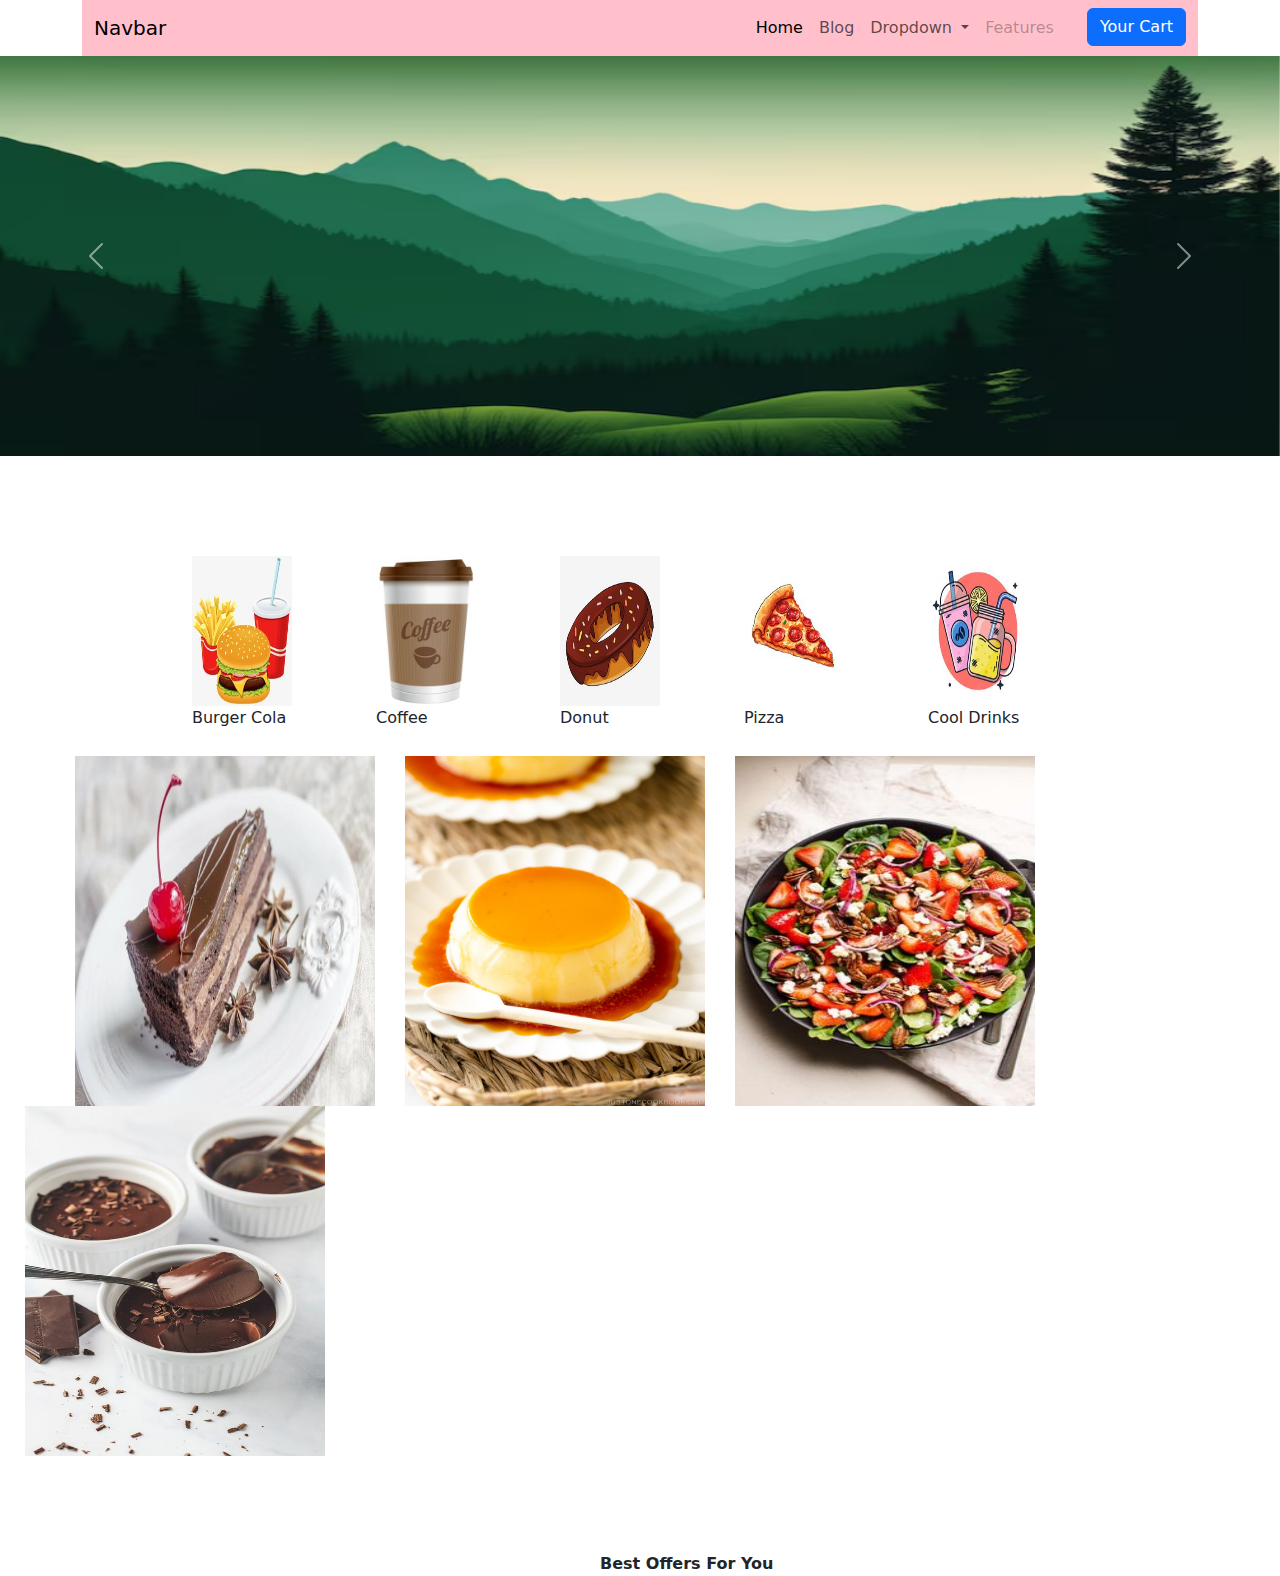
<file: images/bootsrap img - Copy/index.html>
<!DOCTYPE html>
<html lang="en">

<head>
    <meta charset="UTF-8">
    <meta name="viewport" content="width=device-width, initial-scale=1.0">
    <title>Document</title>
    <link href="https://cdn.jsdelivr.net/npm/bootstrap@5.3.3/dist/css/bootstrap.min.css" rel="stylesheet"
    integrity="sha384-QWTKZyjpPEjISv5WaRU9OFeRpok6YctnYmDr5pNlyT2bRjXh0JMhjY6hW+ALEwIH" crossorigin="anonymous">
    <style>
      .container1{
       
        /* width:900px ; */
        margin: 100px;
      }
      .row div{
        height: 100px;
        justify-content: center;
      }
      .imagenew{
        display: flex;
        flex-wrap: wrap;
      }
      

      

    </style>


</head>

<body>
    <div class="container">
    <nav style="background-color: pink;" class="navbar navbar-expand-lg ">
        <div class="container-fluid ">
          <a class="navbar-brand" href="#">Navbar</a>
          <button class="navbar-toggler" type="button" data-bs-toggle="collapse" data-bs-target="#navbarSupportedContent" aria-controls="navbarSupportedContent" aria-expanded="false" aria-label="Toggle navigation">
            <span class="navbar-toggler-icon"></span>
          </button>
          <div class="collapse navbar-collapse justify-content-end" id="navbarSupportedContent">
            <ul class="navbar-nav ">
              <li class="nav-item">
                <a class="nav-link active" aria-current="page" href="#">Home</a>
              </li>
              <li class="nav-item">
                <a class="nav-link" href="#">Blog</a>
              </li>
              <li class="nav-item dropdown">
                <a class="nav-link dropdown-toggle" href="#" role="button" data-bs-toggle="dropdown" aria-expanded="false">
                  Dropdown
                </a>
                <ul class="dropdown-menu">
                  <li><a class="dropdown-item" href="#">Contact Us</a></li>
                  <li><a class="dropdown-item" href="#">Mail</a></li>
                  <li><hr class="dropdown-divider"></li>
                  <li><a class="dropdown-item" href="#">Shop</a></li>
                </ul>
              </li>
              <li class="nav-item">
                <a class="nav-link disabled" aria-disabled="true">Features</a>
              </li>
              <li class="nav-item">
                <button style="margin-left: 25px;" class="btn btn-primary  ">Your Cart</button>

              </li>
            </ul>
          </div>
        </div>
      </nav>
</div>


<section>
    <div id="carouselExampleFade" class="carousel slide carousel-fade">
        <div class="carousel-inner">
          <div class="carousel-item active">
            <img style="height: 400px;width: 300px;" src="./illustration-dark-green-silhouette-valley-view-forest-trees-mountains-peak_938529-1500.avif" class="d-block w-100" alt="...">
          </div>
          <div class="carousel-item">
            <img style="height: 400px;width: 300px;" src="./tree.avif" class="d-block w-100" alt="...">
          </div>
          <div class="carousel-item">
            <img style="height: 400px;width: 300px;" src="./240_F_753761894_Y9IGghFVyi0IRm1g7siXLtFCbw0df7Cq.jpg" class="d-block w-100" alt="...">
          </div>
        </div>
        <button class="carousel-control-prev" type="button" data-bs-target="#carouselExampleFade" data-bs-slide="prev">
          <span class="carousel-control-prev-icon" aria-hidden="true"></span>
          <span class="visually-hidden">Previous</span>
        </button>
        <button class="carousel-control-next" type="button" data-bs-target="#carouselExampleFade" data-bs-slide="next">
          <span class="carousel-control-next-icon" aria-hidden="true"></span>
          <span class="visually-hidden">Next</span>
        </button>
      </div>
</section>

  <div class="container1">
    <div class="row justify-content-center">
      <div class="col-lg-2">
        <img style="height: 150px;width: 100px;" src="./burgercola.jpg" alt="" srcset="">
        <p>Burger Cola</p>
      </div>
      <div class="col-lg-2">
        <img style="height: 150px;width: 100px;" src="./coffee.jpg" alt="">
        <p>Coffee</p> </div>

      <div class="col-lg-2">
        <img style="height: 150px;width: 100px;" src="./donut.jpg" alt="">
        <p>Donut</p>
      </div>
      <div class="col-lg-2">
        <img style="height: 150px;width: 100px;" src="./pizzzzzz.jpg" alt="">
        <p>Pizza</p>
      </div>

     <div class="col-lg-2">
      <img style="height: 150px;width: 100px;" src="./colddrnk.jpg" alt="">
       <p>Cool Drinks</p>
     </div>
     <br>
     <br>
     <br>
     <br>
     
    
    </div>
  </div>

  <div class="imagenew">
    <div>
      <img style="height: 350px; width: 300px;margin-left: 75px;" src="./cakeeeeeeee.jpg" alt="">
      <img style="height: 350px;width: 300px;margin-left: 25px;" src="./pudd - Copy.jpg" alt="">
      <img style="height: 350px ;width: 300px; margin-left: 25px;" src="./salaaaaaad.jpg" alt="">
      <img style="height: 350px;width: 300px ;margin-left: 25px;" src="./pudding2.jpg" alt="">
    </div>

  </div>
  <br>
  <br>
<br>
  <br>
  <div style=" margin-left: 600px;">
 <b> Best Offers For You</b> 

  </div>

  





 
    
 
 






    <script src="https://cdn.jsdelivr.net/npm/bootstrap@5.3.3/dist/js/bootstrap.bundle.min.js"
        integrity="sha384-YvpcrYf0tY3lHB60NNkmXc5s9fDVZLESaAA55NDzOxhy9GkcIdslK1eN7N6jIeHz"
        crossorigin="anonymous"></script>

</body>

</html>
</file>
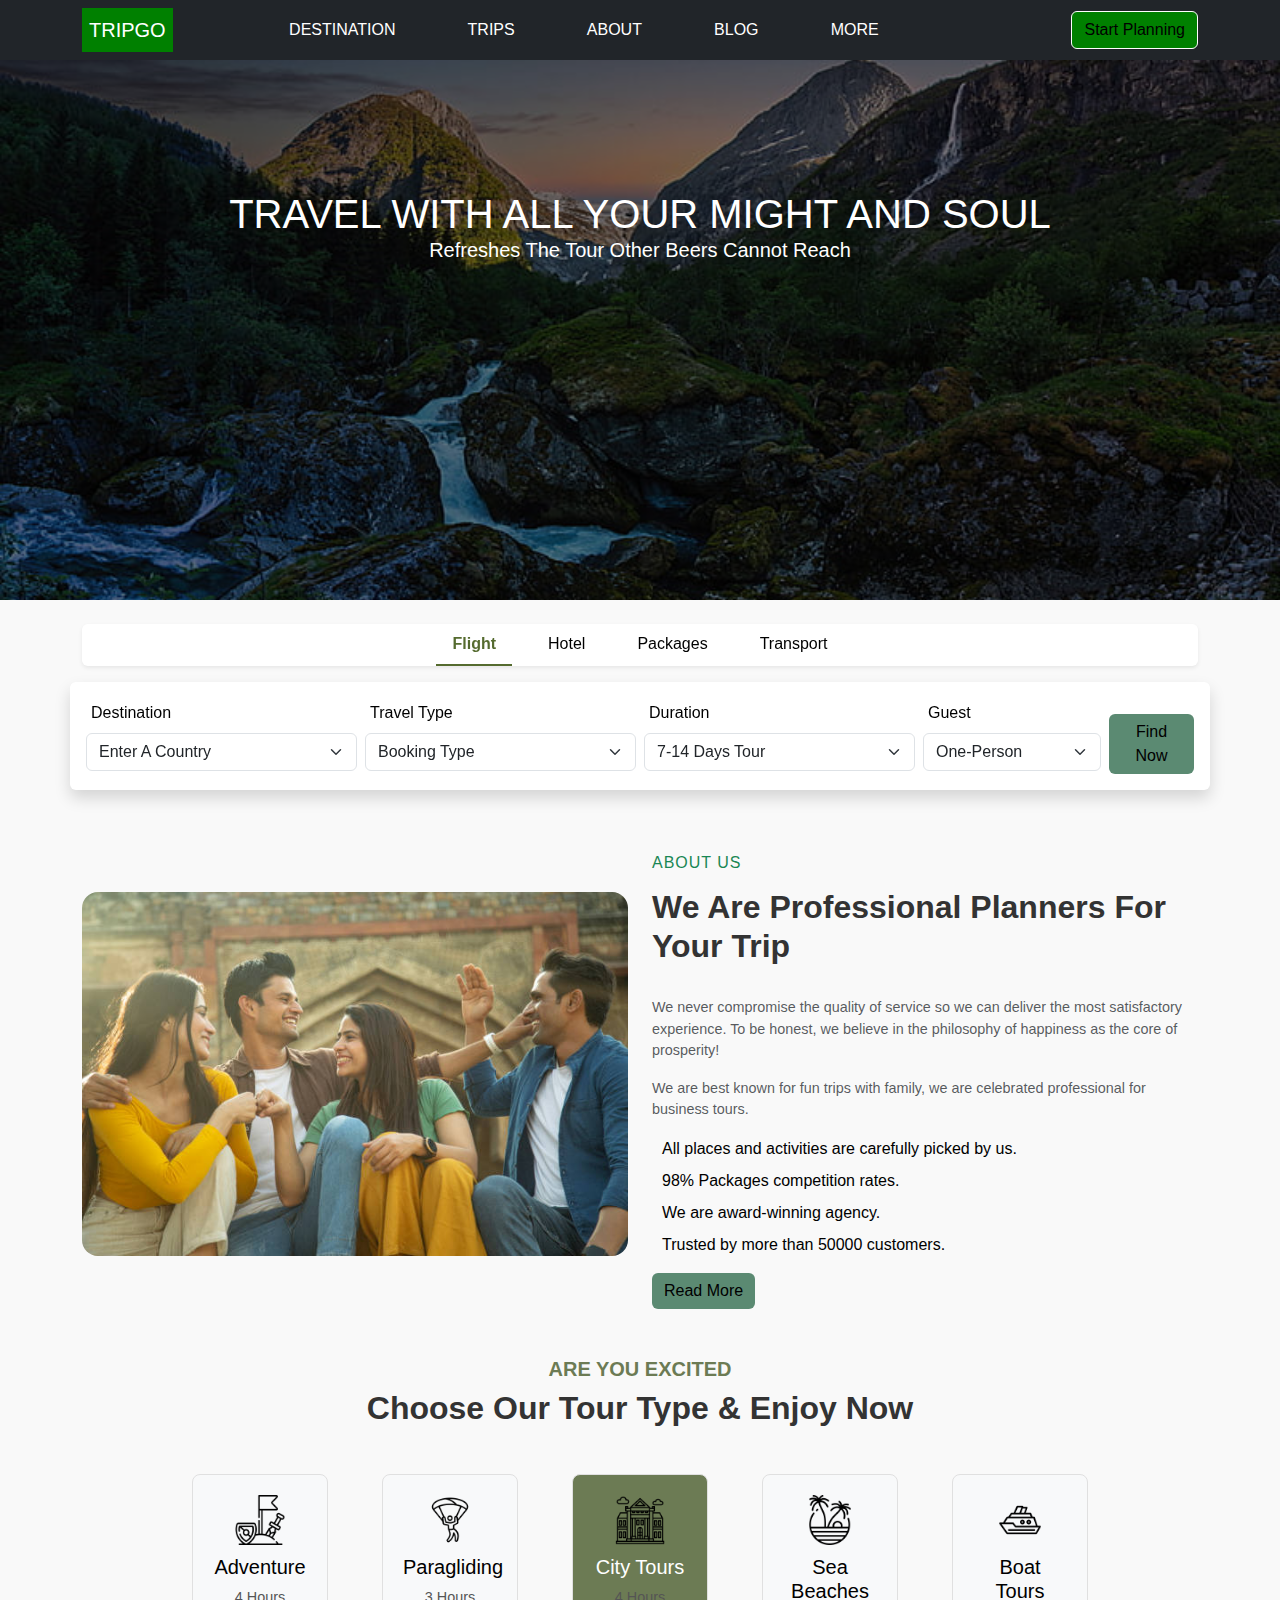
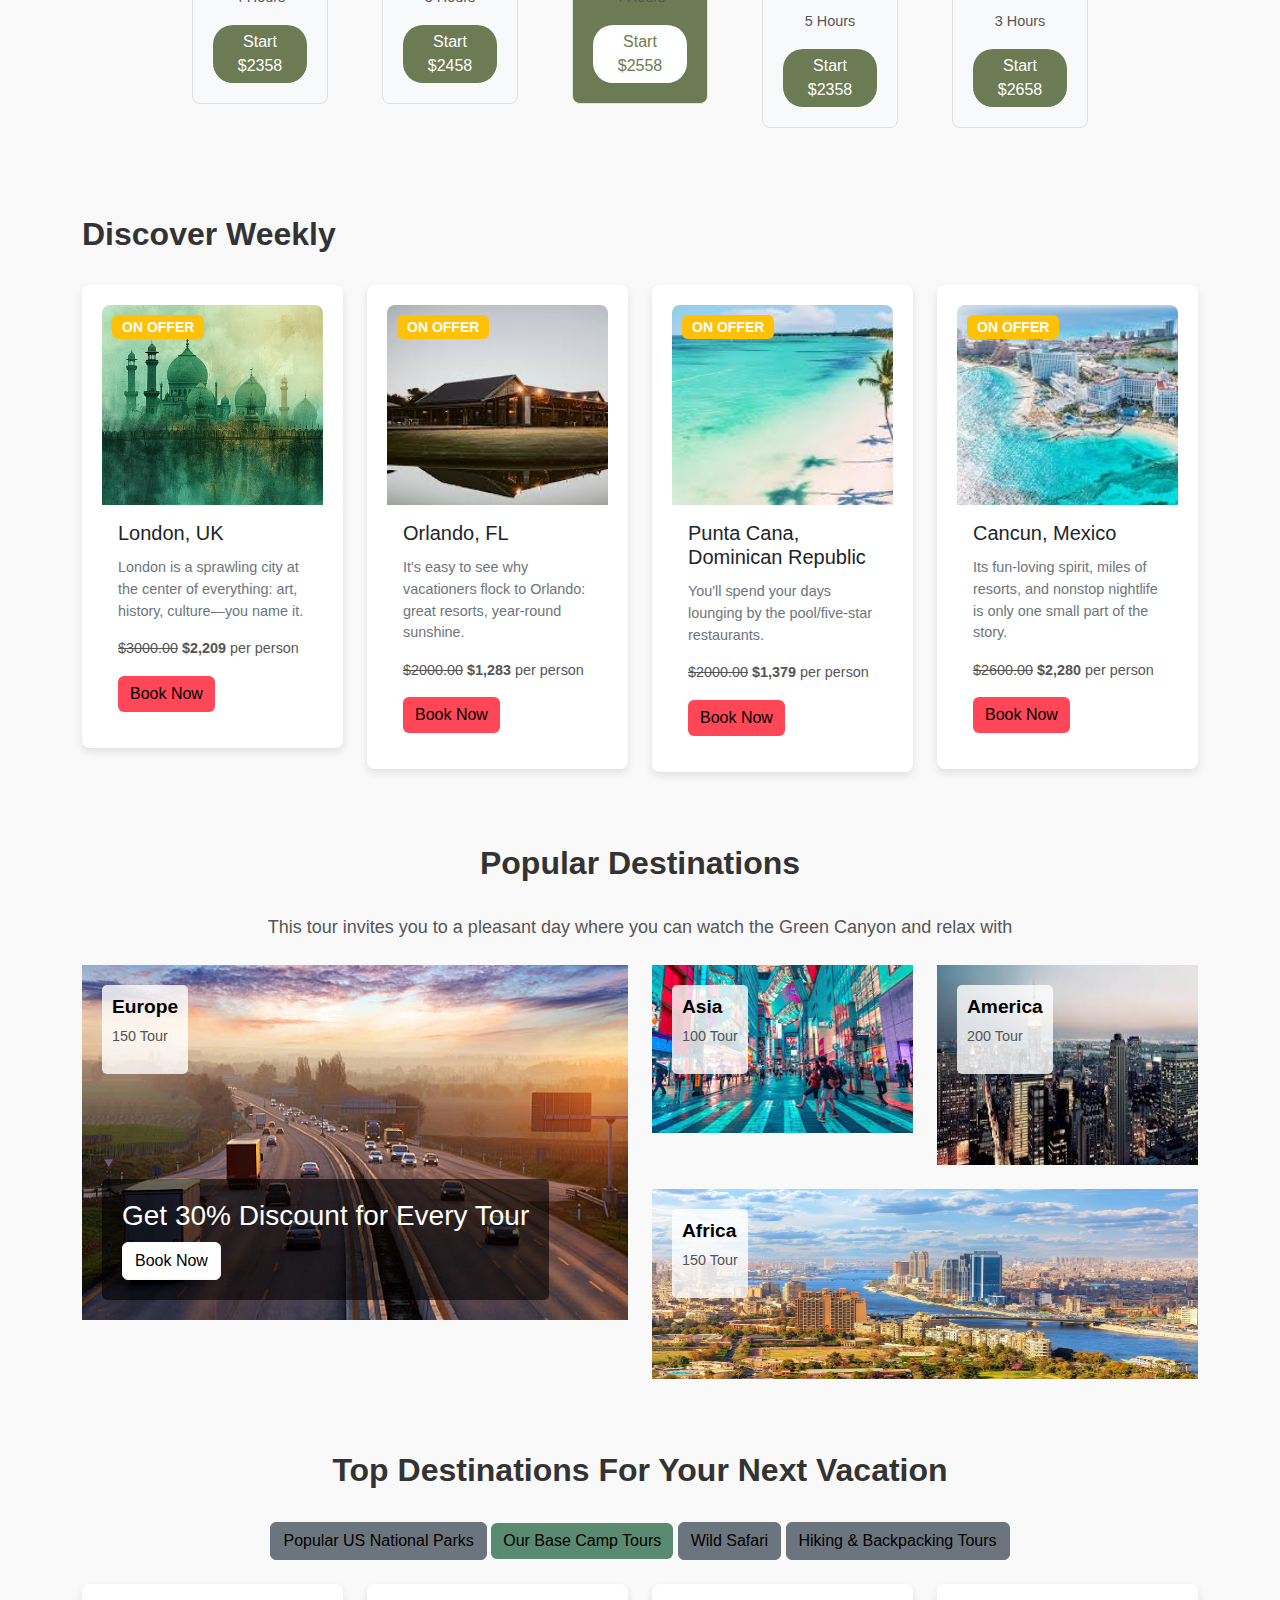
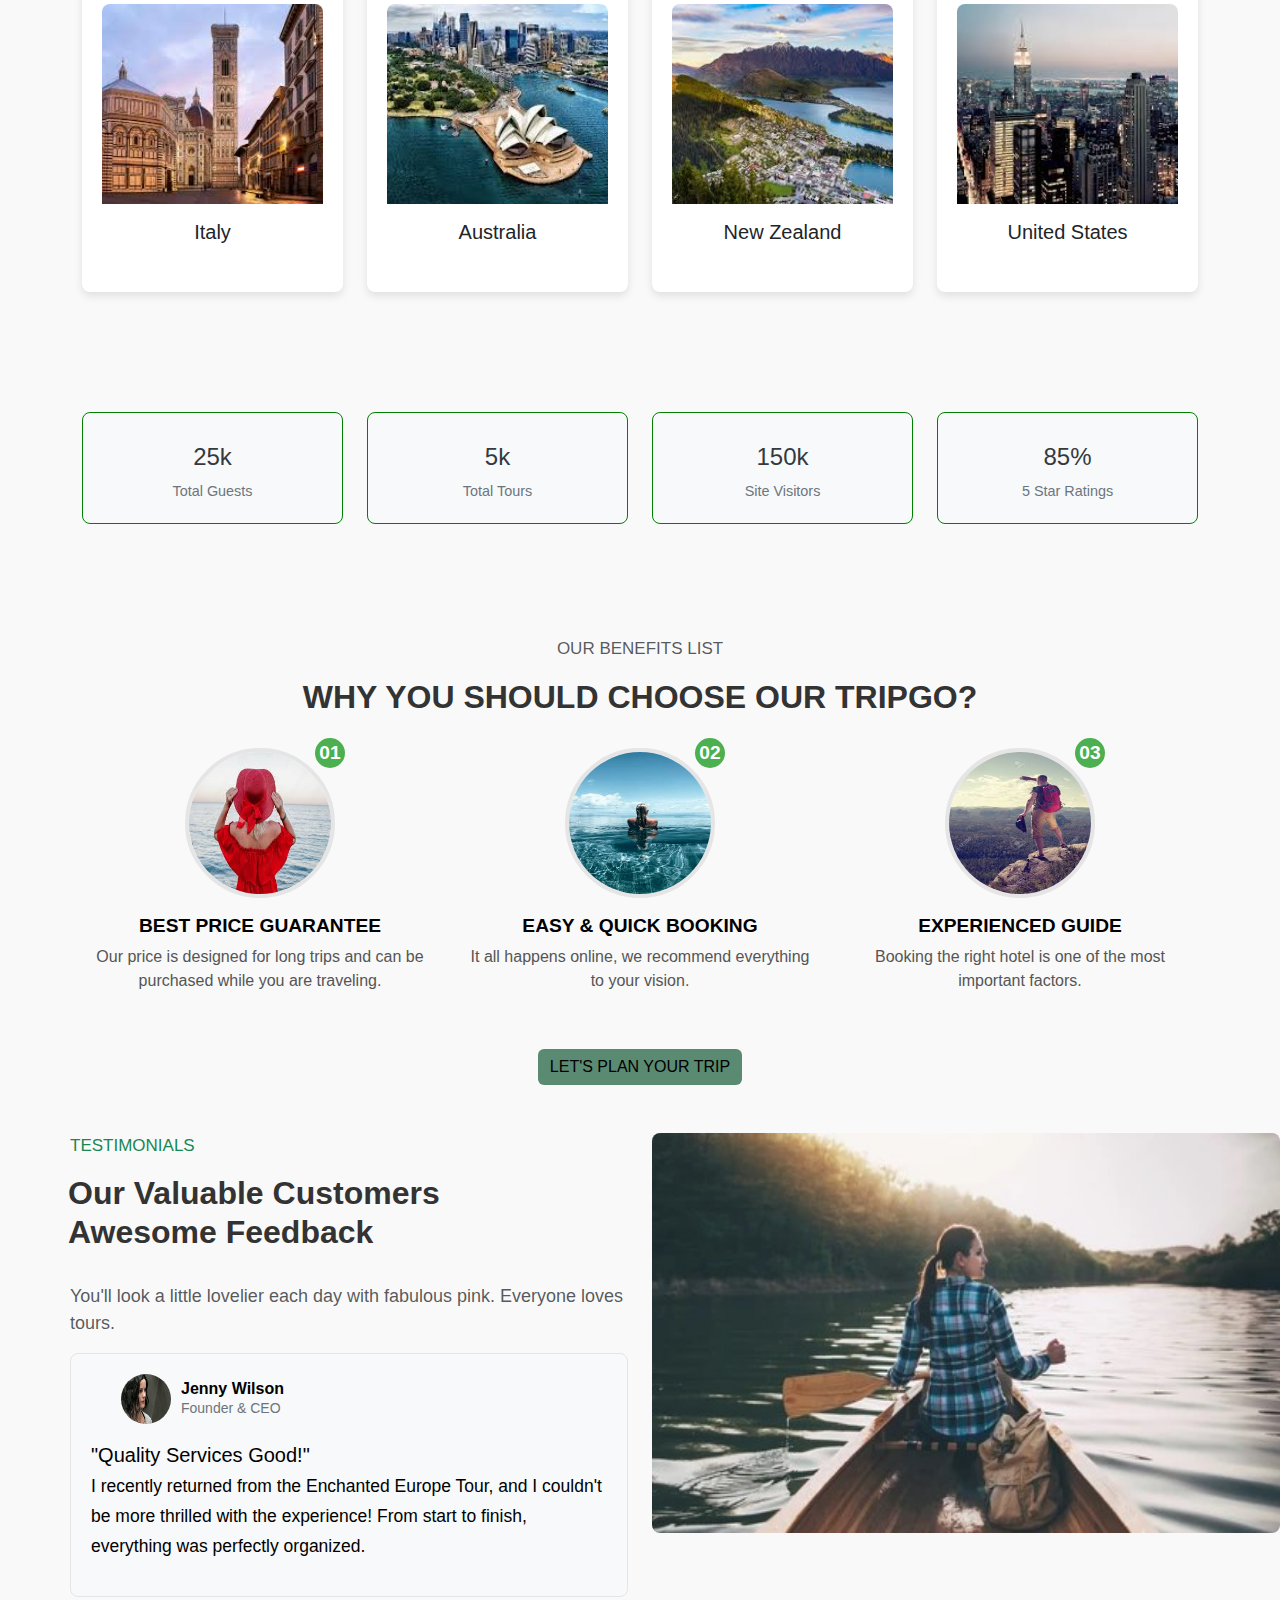
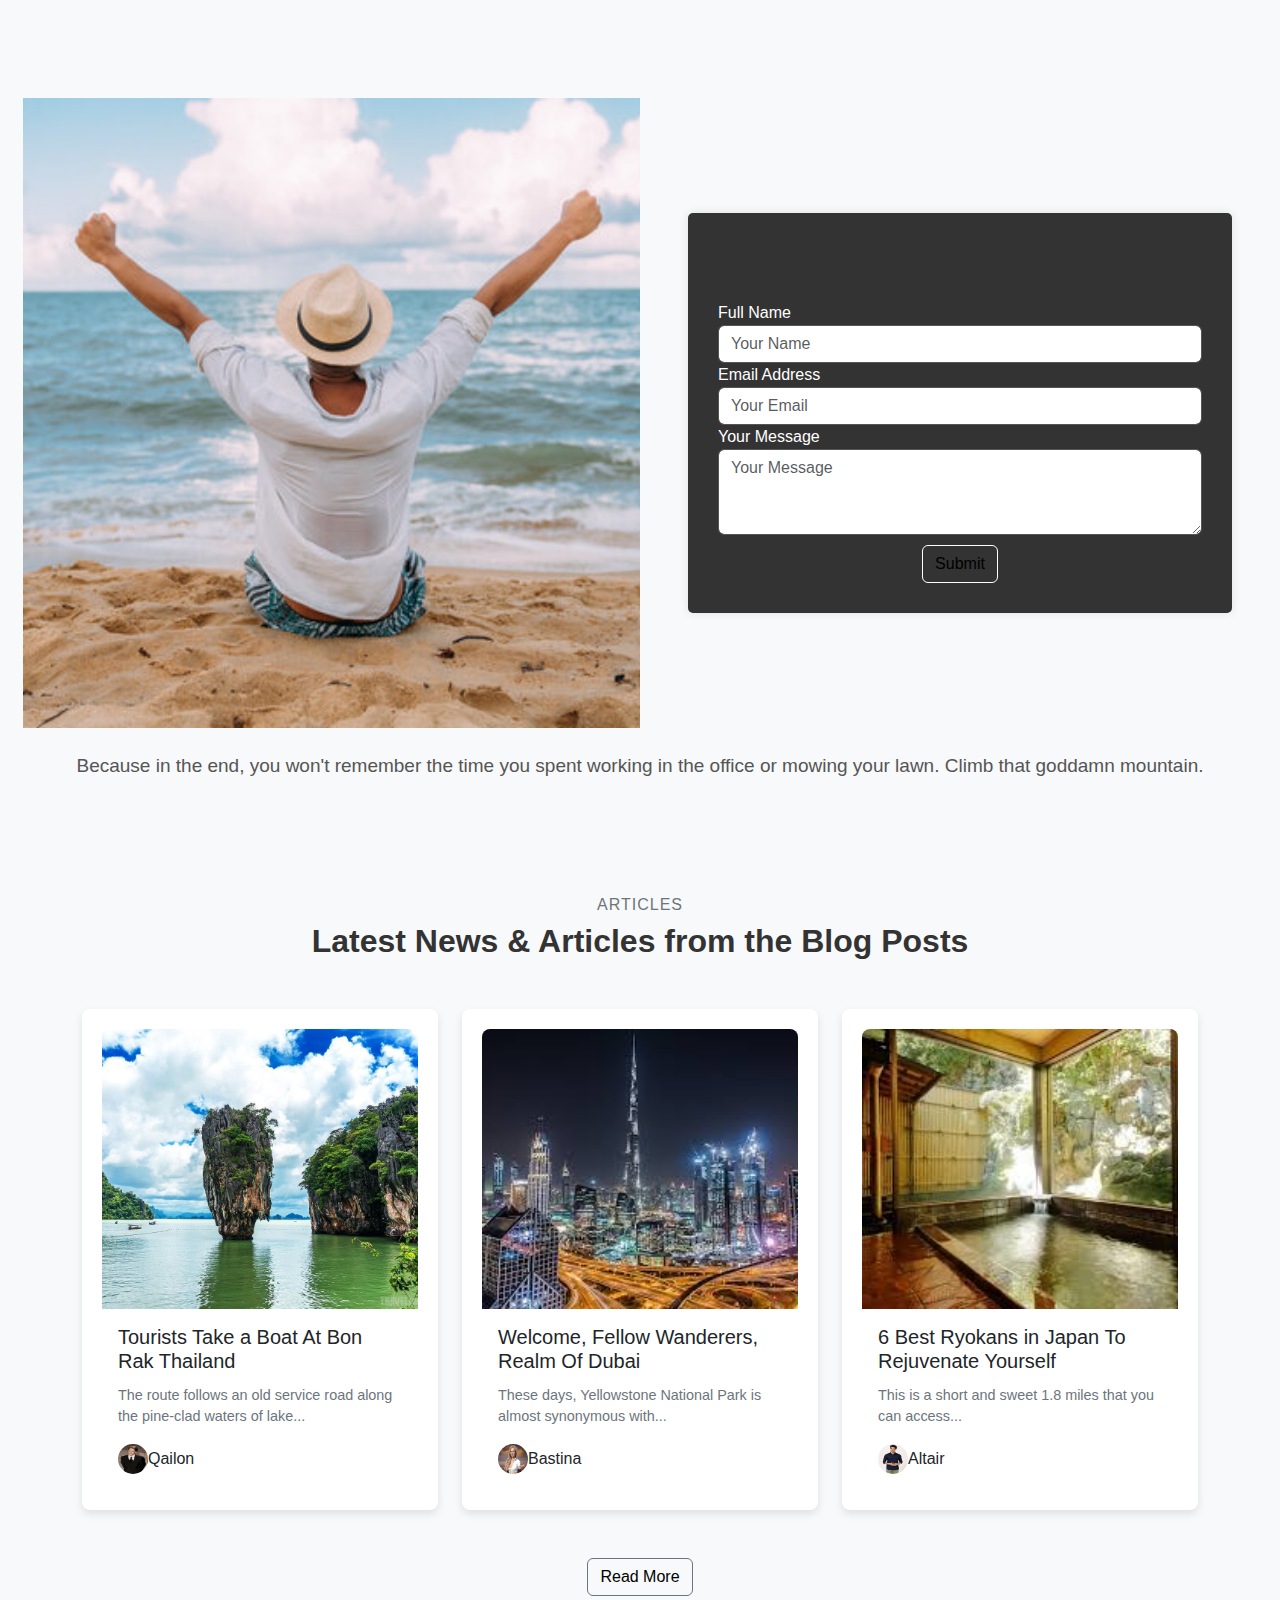
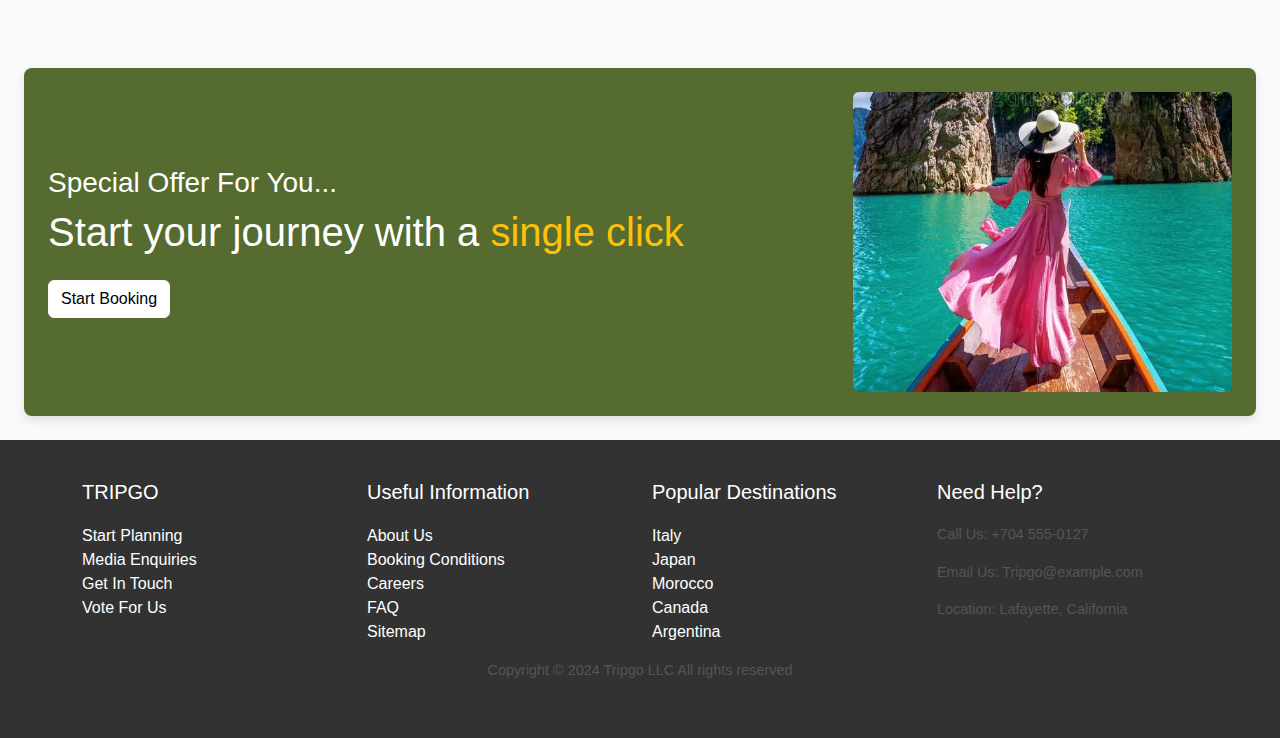
<file: TRAVEL WEBPAGE.html>
<!DOCTYPE html>
<html lang="en">

<head>
    <meta charset="UTF-8">
    <meta name="viewport" content="width=device-width, initial-scale=1.0">
    <title>TRAVEL WEBPAGE</title>
    <link href="https://cdn.jsdelivr.net/npm/bootstrap@5.3.3/dist/css/bootstrap.min.css" rel="stylesheet"
        integrity="sha384-QWTKZyjpPEjISv5WaRU9OFeRpok6YctnYmDr5pNlyT2bRjXh0JMhjY6hW+ALEwIH" crossorigin="anonymous">
    <script src="https://cdn.jsdelivr.net/npm/bootstrap@5.3.3/dist/js/bootstrap.bundle.min.js"
        integrity="sha384-YvpcrYf0tY3lHB60NNkmXc5s9fDVZLESaAA55NDzOxhy9GkcIdslK1eN7N6jIeHz"
        crossorigin="anonymous"></script>
    <link rel="stylesheet" href="Travel webpage.css">
</head>

<body>

    <nav class="navbar navbar-expand-lg navbar-dark bg-dark">
        <div class="container">
            <a class="navbar-brand" href="#"
                style="border: 2px solid green;padding: 5px;background-color: green;">TRIPGO</a>
            <button class="navbar-toggler" type="button" data-toggle="collapse" data-target="#navbarNav"
                aria-controls="navbarNav" aria-expanded="false" aria-label="Toggle navigation">
                <span class="navbar-toggler-icon"></span>
            </button>
            <div class="collapse navbar-collapse" id="navbarNav">
                <ul class="navbar-nav mx-auto">
                    <li class="nav-item">
                        <a class="nav-link" href="#">DESTINATION</a>
                    </li>
                    <li class="nav-item">
                        <a class="nav-link" href="#">TRIPS</a>
                    </li>
                    <li class="nav-item">
                        <a class="nav-link" href="#">ABOUT</a>
                    </li>
                    <li class="nav-item">
                        <a class="nav-link" href="#">BLOG</a>
                    </li>
                    <li class="nav-item">
                        <a class="nav-link" href="#">MORE</a>
                    </li>
                </ul>
                <button class="btn btn-outline-light ml-lg-3" style="background-color: green;">Start Planning</button>
            </div>
        </div>
    </nav>


    
    <header class="header">
        <div class="overlay">
            <div class="container text-center;">
                <h1 class="display-4">TRAVEL WITH ALL YOUR MIGHT AND SOUL
                    <p class="lead" style="color: white;">Refreshes The Tour Other Beers Cannot Reach</p>
                </h1>
            </div>
        </div>
    </header>




    <div class="container mt-4">
        <ul class="nav nav-tabs justify-content-center rounded shadow-sm bg-white">
            <li class="nav-item">
                <a class="nav-link active" href="#;">Flight</a>
            </li>
            <li class="nav-item">
                <a class="nav-link" href="#">Hotel</a>
            </li>
            <li class="nav-item">
                <a class="nav-link" href="#">Packages</a>
            </li>
            <li class="nav-item">
                <a class="nav-link" href="#">Transport</a>
            </li>
        </ul>
    </div>


    <div class="container mt-3 p-3 shadow rounded bg-white">
        <form class="row g-2 align-items-center">
            <div class="col-md-3">
                <label class="form-label"><i class="bi bi-geo-alt"></i> Destination</label>
                <select class="form-select">
                    <option selected>Enter A Country</option>
                    <option>Country 1</option>
                    <option>Country 2</option>
                    <option>Country 3</option>
                </select>
            </div>
            <div class="col-md-3">
                <label class="form-label"><i class="bi bi-card-text"></i> Travel Type</label>
                <select class="form-select">
                    <option selected>Booking Type</option>
                    <option>Type 1</option>
                    <option>Type 2</option>
                </select>
            </div>
            <div class="col-md-3">
                <label class="form-label"><i class="bi bi-calendar-event"></i> Duration</label>
                <select class="form-select">
                    <option selected>7-14 Days Tour</option>
                    <option>3-6 Days Tour</option>
                    <option>15-21 Days Tour</option>
                </select>
            </div>
            <div class="col-md-2">
                <label class="form-label"><i class="bi bi-people"></i> Guest</label>
                <select class="form-select">
                    <option selected>One-Person</option>
                    <option>Two-Person</option>
                    <option>Family</option>
                </select>
            </div>
            <div class="col-md-1 d-grid">
                <button type="submit" class="btn btn-success mt-3"><i class="bi bi-search"></i> Find Now</button>
            </div>
        </form>
    </div>


    <div class="container my-5">
        <div class="row align-items-center">
            <div class="col-md-6 position-relative">
                <img src="images/frnd.jpg" alt="Main" class="img-fluid rounded-4 main-image">
            </div>
            <div class="col-md-6">
                <h6 class="text-uppercase text-success mb-3" style="margin-top: 15px;">About Us</h6>
                <h2 class="fw-bold">We Are Professional Planners For Your Trip</h2>
                <p class="text-muted">We never compromise the quality of service so we can deliver the most satisfactory
                    experience. To be honest, we believe in the philosophy of happiness as the core of prosperity!</p>
                <p class="text-muted">We are best known for fun trips with family, we are celebrated professional for
                    business tours.</p>
                <ul class="list-unstyled">
                    <li class="mb-2"><i class="bi bi-check-circle-fill text-success"></i> All places and activities are
                        carefully picked by us.</li>
                    <li class="mb-2"><i class="bi bi-check-circle-fill text-success"></i> 98% Packages competition
                        rates.</li>
                    <li class="mb-2"><i class="bi bi-check-circle-fill text-success"></i> We are award-winning agency.
                    </li>
                    <li class="mb-2"><i class="bi bi-check-circle-fill text-success"></i> Trusted by more than 50000
                        customers.</li>
                </ul>
                <button class="btn btn-success">Read More</button>
            </div>
        </div>
    </div>


    <div class="container">
        <div class="header-text">
            <h5>ARE YOU EXCITED</h5>
            <h2>Choose Our Tour Type & Enjoy Now</h2>
        </div>
        <div class="row justify-content-center">
            <div class="col-6 col-sm-4 col-md-2 mb-4">
                <div class="tour-card">
                    <img src="./images/adventure-game.png" alt="Adventure">
                    <h5>Adventure</h5>
                    <p>4 Hours</p>
                    <button class="btn btn-custom">Start $2358</button>
                </div>
            </div>
            <div class="col-6 col-sm-4 col-md-2 mb-4">
                <div class="tour-card">
                    <img src="./images/gliding (1).png" alt="Paragliding">
                    <h5>Paragliding</h5>
                    <p>3 Hours</p>
                    <button class="btn btn-custom">Start $2458</button>
                </div>
            </div>
            <div class="col-6 col-sm-4 col-md-2 mb-4">
                <div class="tour-card selected">
                    <img src="./images/city.png" alt="City Tours">
                    <h5>City Tours</h5>
                    <p>4 Hours</p>
                    <button class="btn btn-custom">Start $2558</button>
                </div>
            </div>
            <div class="col-6 col-sm-4 col-md-2 mb-4">
                <div class="tour-card">
                    <img src="./images/beach.png" alt="Sea Beaches">
                    <h5>Sea Beaches</h5>
                    <p>5 Hours</p>
                    <button class="btn btn-custom">Start $2358</button>
                </div>
            </div>
            <div class="col-6 col-sm-4 col-md-2 mb-4">
                <div class="tour-card">
                    <img src="./images/boat.png" alt="Boat Tours">
                    <h5>Boat Tours</h5>
                    <p>3 Hours</p>
                    <button class="btn btn-custom">Start $2658</button>
                </div>
            </div>
        </div>
    </div>


    <div class="container mt-5">
        <section>
            <h2 class="text-left">Discover Weekly</h2>
            <div class="row">
                <div class="col-md-3">
                    <div class="card mb-4">
                        <div class="card-img-top"
                            style="background-image: url(./images/london.jpg); height: 200px; background-size: cover;">
                            <span class="badge badge-warning">ON OFFER</span>
                        </div>
                        <div class="card-body">
                            <h5 class="card-title">London, UK</h5>
                            <p class="card-text">London is a sprawling city at the center of everything: art, history,
                                culture—you name it.</p>
                            <p><del>$3000.00</del> <strong>$2,209</strong> per person</p>
                            <a href="#" class="btn btn-danger">Book Now</a>
                        </div>
                    </div>
                </div>
                <div class="col-md-3">
                    <div class="card mb-4">
                        <div class="card-img-top"
                            style="background-image: url(./images/orlando.jfif); height: 200px; background-size: cover;">
                            <span class="badge badge-warning">ON OFFER</span>
                        </div>
                        <div class="card-body">
                            <h5 class="card-title">Orlando, FL</h5>
                            <p class="card-text">It's easy to see why vacationers flock to Orlando: great resorts,
                                year-round sunshine.</p>
                            <p><del>$2000.00</del> <strong>$1,283</strong> per person</p>
                            <a href="#" class="btn btn-danger">Book Now</a>
                        </div>
                    </div>
                </div>
                <div class="col-md-3">
                    <div class="card mb-4">
                        <div class="card-img-top"
                            style="background-image: url(./images/punta.jfif); height: 200px; background-size: cover;">
                            <span class="badge badge-warning">ON OFFER</span>
                        </div>
                        <div class="card-body">
                            <h5 class="card-title">Punta Cana, Dominican Republic</h5>
                            <p class="card-text">You'll spend your days lounging by the pool/five-star restaurants.</p>
                            <p><del>$2000.00</del> <strong>$1,379</strong> per person</p>
                            <a href="#" class="btn btn-danger">Book Now</a>
                        </div>
                    </div>
                </div>
                <div class="col-md-3">
                    <div class="card mb-4">
                        <div class="card-img-top"
                            style="background-image: url(./images/cancum.jfif); height: 200px; background-size: cover;">
                            <span class="badge badge-warning">ON OFFER</span>
                        </div>
                        <div class="card-body">
                            <h5 class="card-title">Cancun, Mexico</h5>
                            <p class="card-text">Its fun-loving spirit, miles of resorts, and nonstop nightlife is only
                                one small part of the story.</p>
                            <p><del>$2600.00</del> <strong>$2,280</strong> per person</p>
                            <a href="#" class="btn btn-danger">Book Now</a>
                        </div>
                    </div>
                </div>
            </div>
        </section>
    </div>


    <div class="container my-5">
        <div class="text-center mb-4">
            <h2>Popular Destinations</h2>
            <p style="font-size: 18px;">This tour invites you to a pleasant day where you can watch the Green Canyon and
                relax with</p>
        </div>
        <div class="row">
            <div class="col-lg-6 mb-4">
                <div class="position-relative">
                    <img src="./images/europp.jpg" class="img-fluid" alt="Europe">
                    <div class="overlay-left">
                        <h3>Get 30% Discount for Every Tour</h3>
                        <button class="btn btn-light">Book Now</button>
                    </div>
                    <div class="overlay-top">
                        <h4>Europe</h4>
                        <p>150 Tour</p>
                    </div>
                </div>
            </div>
            <div class="col-lg-6 mb-4">
                <div class="row">
                    <div class="col-md-6 mb-4">
                        <div class="position-relative">
                            <img src="./images/asia.jfif" class="img-fluid" alt="Asia">
                            <div class="overlay-top">
                                <h4>Asia</h4>
                                <p>100 Tour</p>
                            </div>
                        </div>
                    </div>
                    <div class="col-md-6 mb-4">
                        <div class="position-relative">
                            <img src="./images/america.jfif" style="height: 200px;" class="img-fluid" alt="America">
                            <div class="overlay-top">
                                <h4>America</h4>
                                <p>200 Tour</p>
                            </div>
                        </div>
                    </div>
                    <div class="col-md-12">
                        <div class="position-relative">
                            <img src="./images/africa.webp" style="height: 190px;" class="img-fluid" alt="Africa">
                            <div class="overlay-top">
                                <h4>Africa</h4>
                                <p>150 Tour</p>
                            </div>
                        </div>
                    </div>
                </div>
            </div>
        </div>
    </div>


    <div class="container my-5">
        <div class="text-center mb-4">
            <h2>Top Destinations For Your Next Vacation</h2>

            <button class="btn btn-secondary">Popular US National Parks</button>
            <button class="btn btn-success">Our Base Camp Tours</button>
            <button class="btn btn-secondary">Wild Safari</button>
            <button class="btn btn-secondary">Hiking & Backpacking Tours</button>
        </div>
        <div class="row">
            <div class="col-lg-3 col-md-6 mb-4">
                <div class="card">
                    <img src="./images/italy.jfif" class="card-img-top" alt="Italy">
                    <div class="card-body">
                        <h5 class="card-title text-center">Italy</h5>
                    </div>
                </div>
            </div>
            <div class="col-lg-3 col-md-6 mb-4">
                <div class="card">
                    <img src="./images/australia.jfif" class="card-img-top" alt="Australia">
                    <div class="card-body">
                        <h5 class="card-title text-center">Australia</h5>
                    </div>
                </div>
            </div>
            <div class="col-lg-3 col-md-6 mb-4">
                <div class="card">
                    <img src="./images/newzeland.jfif" class="card-img-top" alt="New Zealand">
                    <div class="card-body">
                        <h5 class="card-title text-center">New Zealand</h5>
                    </div>
                </div>
            </div>
            <div class="col-lg-3 col-md-6 mb-4">
                <div class="card">
                    <img src="./images/america.jfif" class="card-img-top" alt="United States">
                    <div class="card-body">
                        <h5 class="card-title text-center">United States</h5>
                    </div>
                </div>
            </div>
        </div>
    </div>


    <div class="container py-5">
        <div class="row text-center">
            <div class="col-md-3 mb-3">
                <div class="stat-box">
                    <i class="bi bi-people-fill"></i>
                    <h3>25k</h3>
                    <p>Total Guests</p>
                </div>
            </div>
            <div class="col-md-3 mb-3">
                <div class="stat-box">
                    <i class="bi bi-flag-fill"></i>
                    <h3>5k</h3>
                    <p>Total Tours</p>
                </div>
            </div>
            <div class="col-md-3 mb-3">
                <div class="stat-box">
                    <i class="bi bi-globe"></i>
                    <h3>150k</h3>
                    <p>Site Visitors</p>
                </div>
            </div>
            <div class="col-md-3 mb-3">
                <div class="stat-box">
                    <i class="bi bi-star-fill"></i>
                    <h3>85%</h3>
                    <p>5 Star Ratings</p>
                </div>
            </div>
        </div>
    </div>


    <div class="container text-center py-5">
        <p class="text-muted" style="color: black;font-size: 17px;">OUR BENEFITS LIST</p>
        <h2>WHY YOU SHOULD CHOOSE OUR TRIPGO?</h2>
        <div class="row justify-content-center mt-4">
            <div class="col-md-4 mb-4">
                <div class="benefit-item">
                    <div class="benefit-img">
                        <img src="./images/red.jfif" alt="Best Price Guarantee" class="img-fluid rounded-circle">
                        <div class="benefit-number">01</div>
                    </div>
                    <h4 class="mt-3">BEST PRICE GUARANTEE</h4>
                    <p style="font-size: 16px;">Our price is designed for long trips and can be purchased while you are
                        traveling.</p>
                </div>
            </div>
            <div class="col-md-4 mb-4">
                <div class="benefit-item">
                    <div class="benefit-img">
                        <img src="./images/blue.jfif" alt="Easy & Quick Booking" class="img-fluid rounded-circle">
                        <div class="benefit-number">02</div>
                    </div>
                    <h4 class="mt-3">EASY & QUICK BOOKING</h4>
                    <p style="font-size: 16px;">It all happens online, we recommend everything to your vision.</p>
                </div>
            </div>
            <div class="col-md-4 mb-4">
                <div class="benefit-item">
                    <div class="benefit-img">
                        <img src="./images/red man.jfif" alt="Experienced Guide" class="img-fluid rounded-circle">
                        <div class="benefit-number">03</div>
                    </div>
                    <h4 class="mt-3">EXPERIENCED GUIDE</h4>
                    <p style="font-size: 16px;">Booking the right hotel is one of the most important factors.</p>
                </div>
            </div>
        </div>
        <button class="btn btn-success mt-3">LET'S PLAN YOUR TRIP</button>
    </div>


    <div class="row">
        <div class="col-md-6">
            <p class="text-success" style="margin-left: 70px;font-size: 17px;">TESTIMONIALS</p>
            <h2 style="margin-left: 68px;">Our Valuable Customers <br> Awesome Feedback</h2>
            <p class="text-muted" style="margin-left: 70px ;font-size: 18px;">You'll look a little lovelier each day
                with fabulous pink. Everyone loves tours.</p>
            <div class="testimonial" style="margin-left: 70px;">
                <div class="testimonial-profile" style="margin-left: 30px;">
                    <img src="./images/jane.jpg" alt="Customer Image" class="img-fluid rounded-circle">
                    <div class="testimonial-info">
                        <h5 style="font-size: 16px;">Jenny Wilson</h5>
                        <p style="font-size: 14px;">Founder & CEO</p>
                    </div>
                </div>
                <blockquote class="blockquote mt-3">
                    "Quality Services Good!"<br>
                    <small>I recently returned from the Enchanted Europe Tour, and I couldn't be more thrilled with the
                        experience! From start to finish, everything was perfectly organized.</small>
                </blockquote>
            </div>

        </div>
        <div class="col-md-6">
            <div class="testimonial-images">
                <img src="./images/girl boat.jpg" alt="Main Testimonial" class="img-fluid">
            </div>
        </div>
    </div>

    <div class="contact-section">
        <div class="container-fluid">
            <div class="row no-gutters align-items-center">
                <div class="col-md-6 p-0">
                    <div class="background-image">
                    </div>
                </div>
                <div class="col-md-6 p-5">
                    <div class="contact-form">
                        <h2>Get In Touch</h2>
                        <form>
                            <div class="form-group">
                                <label for="fullName">Full Name</label>
                                <input type="text" class="form-control" id="fullName" placeholder="Your Name">
                            </div>
                            <div class="form-group">
                                <label for="email">Email Address</label>
                                <input type="email" class="form-control" id="email" placeholder="Your Email">
                            </div>
                            <div class="form-group">
                                <label for="message">Your Message</label>
                                <textarea class="form-control" id="message" rows="3"
                                    placeholder="Your Message"></textarea>
                            </div>
                            <div class="text-center">
                                <button type="submit" class="btn btn-outline-light"
                                    style="margin-top: 10px;">Submit</button>
                            </div>
                        </form>
                    </div>
                </div>
            </div>
            <div class="quote text-center mt-4">
                <p style="font-size: 19px;">Because in the end, you won't remember the time you spent working in the
                    office or mowing your lawn. Climb that goddamn mountain.</p>
            </div>
        </div>
    </div>


    <div class="blog-section py-5">
        <div class="container">
            <div class="text-center mb-5">
                <h6 class="text-uppercase" style="margin-top: -50px; height:px;">Articles</h6>
                <h2>Latest News & Articles from the Blog Posts</h2>
            </div>
            <div class="row">
                <div class="col-md-6 col-lg-4 mb-4">
                    <div class="card">
                        <img style="height: 280px;" src="./images/Thailand-eiland.jpg" class="card-img-top"
                            alt="Blog Post Image 1">
                        <div class="card-body">
                            <h5 class="card-title">Tourists Take a Boat At Bon Rak Thailand</h5>
                            <p class="card-text">The route follows an old service road along the pine-clad waters of
                                lake...</p>
                            <div class="d-flex align-items-center">
                                <img src="./images/quiton.jfif" alt="Author Image" class="rounded-circle mr-2" width="30"
                                    height="30">
                                <span>Qailon</span>
                            </div>
                        </div>
                    </div>
                </div>
                <div class="col-md-6 col-lg-4 mb-4">
                    <div class="card">
                        <img src="./images/dubai.jfif" style="height: 280px;" class="card-img-top" alt="Blog Post Image 2">
                        <div class="card-body">
                            <h5 class="card-title">Welcome, Fellow Wanderers, Realm Of Dubai</h5>
                            <p class="card-text">These days, Yellowstone National Park is almost synonymous with...</p>
                            <div class="d-flex align-items-center">
                                <img src="./images/bastina.jfif" alt="Author Image" class="rounded-circle mr-2" width="30"
                                    height="30">
                                <span>Bastina</span>
                            </div>
                        </div>
                    </div>
                </div>
                <div class="col-md-6 col-lg-4 mb-4">
                    <div class="card">
                        <img src="./images/japan.jfif" style="height: 280px;" class="card-img-top" alt="Blog Post Image 3">
                        <div class="card-body">
                            <h5 class="card-title">6 Best Ryokans in Japan To Rejuvenate Yourself</h5>
                            <p class="card-text">This is a short and sweet 1.8 miles that you can access...</p>
                            <div class="d-flex align-items-center">
                                <img src="./images/altair.jfif" alt="Author Image" class="rounded-circle mr-2" width="30"
                                    height="30">
                                <span>Altair</span>
                            </div>
                        </div>
                    </div>
                </div>
            </div>
            <div class="text-center mt-4">
                <button class="btn btn-outline-secondary">Read More</button>
            </div>
        </div>
    </div>


    <div class="container-fluid p-0">
        <div class="header-section text-center p-4">
            <div class="offer-card mx-auto p-4">
                <div class="row align-items-center">
                    <div class="col-md-8 text-start">
                        <h3>Special Offer For You...</h3>
                        <h1>Start your journey with a <span class="highlight">single click</span></h1>
                        <button class="btn btn-light mt-3">Start Booking</button>
                    </div>
                    <div class="col-md-4 text-center">
                        <img src="./images/rose11.jpg" style="height: 300px;width: 400px;" alt="Travel Image"
                            class="img-fluid rounded">
                    </div>
                </div>
            </div>
        </div>

        <footer class="footer">
            <div class="container">
                <div class="row">
                    <div class="col-md-3">
                        <h5>TRIPGO</h5>
                        <ul>
                            <li><a href="#">Start Planning</a></li>
                            <li><a href="#">Media Enquiries</a></li>
                            <li><a href="#">Get In Touch</a></li>
                            <li><a href="#">Vote For Us</a></li>
                        </ul>
                    </div>

                    <div class="col-md-3">
                        <h5>Useful Information</h5>
                        <ul>
                            <li><a href="#">About Us</a></li>
                            <li><a href="#">Booking Conditions</a></li>
                            <li><a href="#">Careers</a></li>
                            <li><a href="#">FAQ</a></li>
                            <li><a href="#">Sitemap</a></li>
                        </ul>
                    </div>

                    <div class="col-md-3">
                        <h5>Popular Destinations</h5>
                        <ul>
                            <li><a href="#">Italy</a></li>
                            <li><a href="#">Japan</a></li>
                            <li><a href="#">Morocco</a></li>
                            <li><a href="#">Canada</a></li>
                            <li><a href="#">Argentina</a></li>
                        </ul>
                    </div>

                    <div class="col-md-3">
                        <h5>Need Help?</h5>
                        <p>Call Us: +704 555-0127</p>
                        <p>Email Us: Tripgo@example.com</p>
                        <p>Location: Lafayette, California</p>
                    </div>
                </div>
                <p class="text-center">Copyright © 2024 Tripgo LLC All rights reserved</p>
            </div>
        </footer>




        <script src="https://code.jquery.com/jquery-3.5.1.slim.min.js"></script>
        <script src="https://cdn.jsdelivr.net/npm/@popperjs/core@2.5.3/dist/umd/popper.min.js"></script>
        <script src="https://stackpath.bootstrapcdn.com/bootstrap/4.5.2/js/bootstrap.min.js"></script>
</body>

</html>
</file>
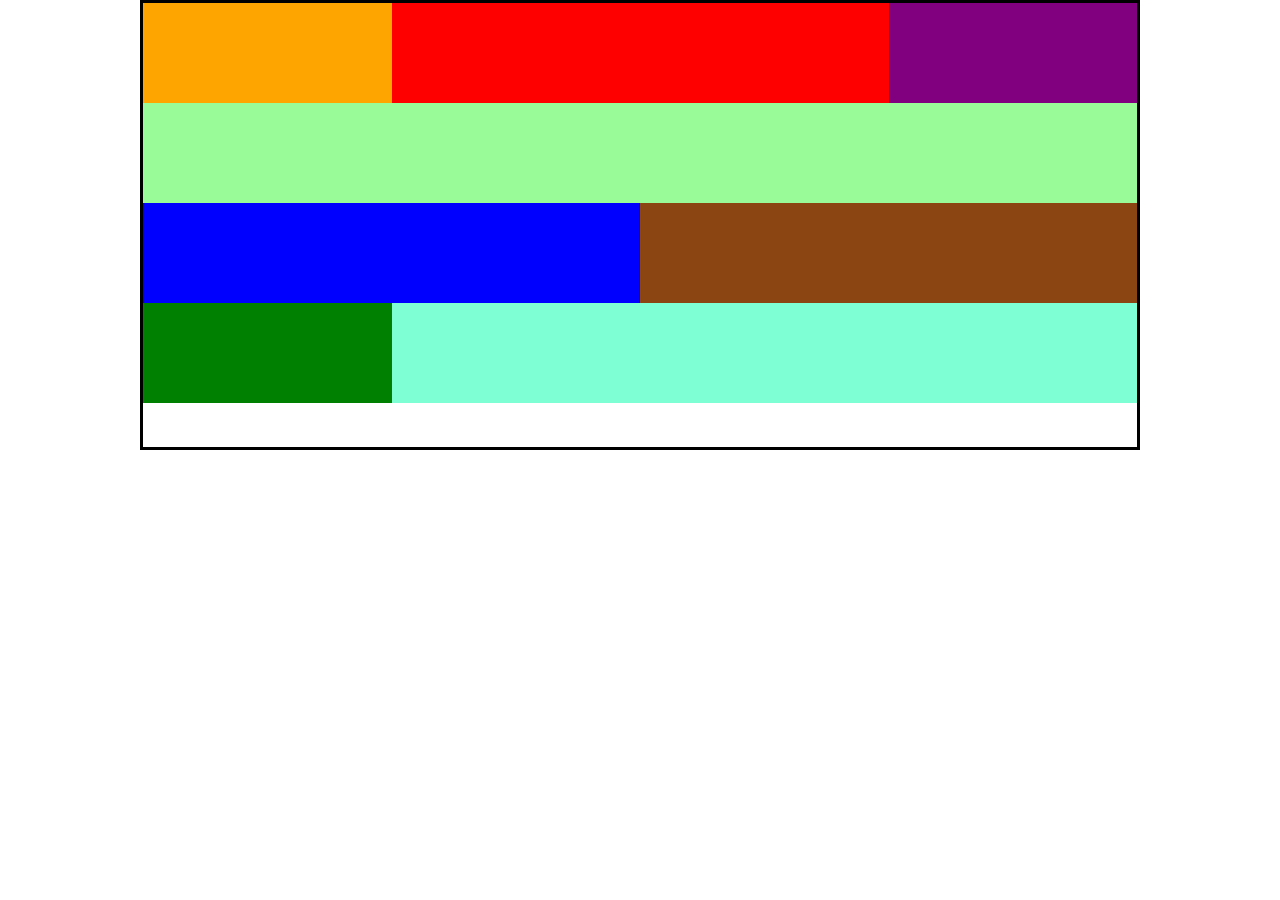
<file: images/bootsrap img - Copy/bootstrapRC .html>
<!DOCTYPE html>
<html lang="en">
<head>
    <meta charset="UTF-8">
    <meta name="viewport" content="width=device-width, initial-scale=1.0">
    <link href="https://cdn.jsdelivr.net/npm/bootstrap@5.3.3/dist/css/bootstrap.min.css" rel="stylesheet" integrity="sha384-QWTKZyjpPEjISv5WaRU9OFeRpok6YctnYmDr5pNlyT2bRjXh0JMhjY6hW+ALEwIH" crossorigin="anonymous">
    <title>Document</title>
    <style>
        .container{
            border: 3px solid black;
            height: 50vh;
            width: 1000px;
        }
        .row div{
            height: 100px;
        }
    </style>
</head>
<body>
    <div class="container">
        <div class="row">

            <div style="background-color: orange;" class="col-lg-3 col-md-6 col-md col-sm-12 ">
         

            </div>
            <div style="background-color: red;" class="col-lg-6 col-md-6 col-sm-12" >

            </div>
            <div style="background-color: purple;" class="col-lg-3 col-md-6 col-sm-12">

            </div>
            <div  style="background-color:  palegreen;" class="col-lg-12 col-md-6 col-sm-12">

            </div>
            <div style="background-color:  blue;" class="col-lg-6 col-md-6 col-sm-12">
    
            </div>
            <div style="background-color:  saddlebrown;" class="col-lg-6 col-md-6 col-sm-12"></div>
            <div style="background-color:  green;" class="col-lg-3 col-md-6 col-sm-12"></div>
            <div style="background-color: aquamarine;" class="col-lg-9 col-md-6 col-sm-12"> </div>


        </div>
        <div>
        </div>
      
    

        






    </div>
    




<script src="https://cdn.jsdelivr.net/npm/bootstrap@5.3.3/dist/js/bootstrap.bundle.min.js" integrity="sha384-YvpcrYf0tY3lHB60NNkmXc5s9fDVZLESaAA55NDzOxhy9GkcIdslK1eN7N6jIeHz" crossorigin="anonymous"></script>

</body>
</html>
</file>
<file: Travel webpage.css>
body, html {
    margin: 0;
    padding: 0;
    font-family: Arial, sans-serif;
    height: 100%;
}

.header {
    background-image: url(./images/background\ img.jpg);
    background-size: cover;
    background-position: center;
    height: 60vh;
    display: flex;
    justify-content: center;
    align-items: center;
    color: white;
    text-align: center;
    position: relative;
}

.header .overlay {
    position: absolute;
    top: 0;
    left: 0;
    right: 0;
    bottom: 0;
    background: rgba(0, 0, 0, 0.5);
}

.navbar {
    background: rgba(0, 0, 0, 0.7);
}


.navbar-nav {
    display: flex;
    justify-content: space-between;
    width: 60%; 
}

.nav-link {
    color: #fff !important;
}

.btn-outline-light {
    margin-left: auto;
}

@media (max-width: 768px) {
    .navbar-nav {
        flex-direction: column;
        align-items: center;
        width: 100%; 
    }
}

@media (max-width: 576px) {
    .header h1 {
        font-size: 2rem;
    }

    .header p {
        font-size: 1rem;
    }
}
.display-4{
    margin-top: 130px;
    font-size: 40px;
}


/* 2ND PORTION:- */


body {
    font-family: Arial, sans-serif;
    background-size: cover;
    background-position: center;
    color: #000; 
}

.nav-tabs {
    border-bottom: none; 
}

.nav-tabs .nav-link {
    color: #000 !important; 
    border: none; 
    margin: 0 10px; 
}

.nav-tabs .nav-link.active {
    color: #556B2F !important; 
    font-weight: bold; 
    border-bottom: 2px solid #556B2F; 
    background-color: transparent; 
}

.bg-white {
    background-color: rgba(255, 255, 255, 0.9); 
    backdrop-filter: blur(1px); 
}

.nav-tabs .nav-link {
    color: #000; 
}

.form-label i {
    margin-right: 5px;
    color: #6E6E6E; 
}

.btn-success {
    background-color: #556B2F; 
    border-color: #556B2F; 
}

.btn-success:hover {
    background-color: #445C1F; 
}


/* 3Rd PORTION:- */
body {
    font-family: Arial, sans-serif;
}

.main-image {
    width: 100%;
    border-radius: 20px;
}

.small-image {
    position: absolute;
    width: 100px;
    bottom: -20px;
    left: 20px;
    border: 5px solid white;
}

h2 {
    font-size: 2rem;
    color: #333;
}

.btn-success {
    background-color: #556B2F; 
    border: none;
}

.btn-success:hover {
    background-color: #4b5e26; /
}

.list-unstyled i {
    margin-right: 10px; 
}



/* 4RTH PORTION:- */
 body {
    background-color: #f9f9f9;
}

.tour-card {
    margin: 15px;
    transition: transform 0.2s;
}

.tour-card:hover {
    transform: scale(1.05);
}

.card {
    border: 2px solid #4F803C;
    border-radius: 15px;
    background-color: #fff;
    text-align: center;
    padding: 20px;
}

.icon {
    width: 50px; 
    height: auto;
    margin-bottom: 10px; 
}

.active {
    border: 2px solid #4F803C;
    background-color: #E8F5E9;
}




/* 5TH PORTION:- */

body {
    font-family: Arial, sans-serif;
}

h2 {
    font-weight: bold;
    margin-bottom: 30px;
}

.discover-weekly .card {
    border: none;
    margin-bottom: 20px;
}

.discover-weekly .price {
    font-weight: bold;
    color: #ff5a5f;
}

.popular-destinations .destination-item {
    position: relative;
}

.popular-destinations .overlay {
    position: absolute;
    bottom: 10px;
    left: 20px;
    color: white;
    background: rgba(0, 0, 0, 0.5);
    padding: 10px;
}

.top-destinations .nav-link.active {
    color: #5a5f60;
    font-weight: bold;
}

.top-destinations img {
    margin-bottom: 10px;
}



/* 6TH PORTION:- */
body {
    font-family: Arial, sans-serif;
}

/* Discover Weekly Section */
.card {
    border: none;
    overflow: hidden;
    border-radius: 8px;
}

.card-body {
    text-align: left;
}

.card-img-top {
    position: relative;
    border-top-left-radius: 8px;
    border-top-right-radius: 8px;
}

.badge-warning {
    position: absolute;
    top: 10px;
    left: 10px;
    background-color: #ffc107;
    color: #fff;
    font-size: 14px;
    padding: 5px 10px;
}

.btn-danger {
    background-color: #ff4757;
    border: none;
}



/* 7TH PORTION:- */
body {
    font-family: Arial, sans-serif;
}

.position-relative .overlay {
    position: absolute;
    top: 0;
    left: 0;
    width: 100%;
    height: 100%;
    background: rgba(0, 0, 0, 0.5);
    color: white;
    display: flex;
    flex-direction: column;
    align-items: center;
    justify-content: center;
    opacity: 0;
    transition: opacity 0.3s ease;
}

.position-relative:hover .overlay {
    opacity: 1;
}

.overlay h3 {
    margin-bottom: 10px;
}

.overlay .btn {
    border-color: white;
}

.position-relative .overlay-card {
    position: absolute;
    bottom: 20px;
    left: 20px;
    background: rgba(255, 255, 255, 0.8);
    padding: 10px 15px;
    border-radius: 5px;
}

.overlay-card h4 {
    margin: 0;
    font-size: 18px;
}

.overlay-card p {
    margin: 0;
    font-size: 14px;
}



/* 8TH PORTION:- */
.stat-box {
    padding: 20px;
    border: 1px solid green;
    border-radius: 8px;
    background-color: #f8f9fa;
}

.stat-box i {
    font-size: 2rem;
    color: #6c757d;
}

.stat-box h3 {
    margin: 10px 0;
    font-size: 1.5rem;
    color: #343a40;
}

.stat-box p {
    margin: 0;
    color: #6c757d;
}



/* 9TH PORTION:- */

.benefit-item {
    position: relative;
    text-align: center;
}

.benefit-img {
    position: relative;
    display: inline-block;
}

.benefit-img img {
    border: 4px solid #e5e5e5;
    width: 150px;
    height: 150px;
}

.benefit-number {
    position: absolute;
    top: -10px;
    right: -10px;
    background-color: #4caf50;
    color: white;
    font-size: 1.2rem;
    font-weight: bold;
    width: 30px;
    height: 30px;
    border-radius: 50%;
    display: flex;
    justify-content: center;
    align-items: center;
}

h4 {
    font-size: 1.2rem;
    font-weight: bold;
}

p {
    font-size: 0.9rem;
    color: #555;
}

/* 10TH PORTION:- */
.testimonial {
    background-color: #f8f9fa;
    padding: 20px;
    border-radius: 8px;
    border: 1px solid #e5e5e5;
}

.testimonial-profile {
    display: flex;
    align-items: center;
}

.testimonial-profile img {
    width: 50px;
    height: 50px;
    margin-right: 10px;
}

.testimonial-info {
    font-size: 0.9rem;
}

.testimonial-info h5 {
    margin: 0;
    font-size: 1rem;
    font-weight: bold;
}

.testimonial-info p {
    margin: 0;
    font-size: 0.8rem;
    color: #6c757d;
}

.testimonial-images {
    position: relative;
}

.testimonial-images img {
    max-width: 100%;
    height: 400px;
    border-radius: 8px;
}

.sub-image {
    position: absolute;
    bottom: -30px;
    left: 20px;
    width: 120px;
    border: 6px solid whitesmoke;
}

.testimonial-controls button {
    margin-right: 10px;
}


/* 11TH PORTION:- */

body {
    margin: 0;
    padding: 0;
    font-family: Arial, sans-serif;
}

.contact-section {
    min-height: 100vh;
    display: flex;
    align-items: center;
    justify-content: center;
    background-color: #f8f9fa;
}

.background-image {
    background: url('./images/man.jpg') center center/cover no-repeat;
    height: 70vh;
    margin-left: 23px;
}

.contact-form {
    background-color: #333;
    color: #fff;
    padding: 30px;
    border-radius: 5px;
    box-shadow: 0 0 10px rgba(0, 0, 0, 0.1);
}

.contact-form h2 {
    margin-bottom: 20px;
}

.form-control {
    background-color:white;
    border: 1px solid #555;
    color: #fff;
}

.btn-outline-light {
    border-color: #fff;
    color: #fff;
}

.btn-outline-light:hover {
    background-color: #fff;
    color: #333;
}

.quote {
    margin-top: 20px;
    font-size: 1.2rem;
    color: #555;
}
/* OTHER:- */
body {
    font-family: Arial, sans-serif;
}
.header-text {
    text-align: center;
    margin: 30px 0;
}
.header-text h5 {
    color: #6c7b54;
    font-weight: 600;
}
.header-text h2 {
    font-weight: bold;
}
.tour-card {
    border: 1px solid #e0e0e0;
    border-radius: 8px;
    padding: 20px;
    text-align: center;
    transition: 0.3s ease;
    background-color: #f8f9fa;
}
.tour-card:hover {
    box-shadow: 0 4px 8px rgba(0, 0, 0, 0.1);
}
.tour-card.selected {
    background-color: #6c7b54;
    color: white;
}
.tour-card .btn-custom {
    border-radius: 20px;
    padding: 5px 15px;
    background-color: #6c7b54;
    color: white;
    border: none;
}
.tour-card.selected .btn-custom {
    background-color: white;
    color: #6c7b54;
}
.tour-card img {
    width: 50px;
    margin-bottom: 10px;
}

/* 12 THPORTION:- */
body {
    margin: 0;
    padding: 0;
    font-family: Arial, sans-serif;
}

.blog-section {
    background-color: #f8f9fa;
}

.card {
    border: none;
    box-shadow: 0 4px 8px rgba(0, 0, 0, 0.1);
}

.card-title {
    font-size: 1.25rem;
    margin-bottom: 0.75rem;
}

.card-text {
    color: #6c757d;
}

.text-uppercase {
    color: #6c757d;
    letter-spacing: 1px;
}

h2 {
    font-weight: bold;
    margin-bottom: 2rem;
}

.btn-outline-secondary {
    border-color: #6c757d;
    color: #6c757d;
}

.btn-outline-secondary:hover {
    background-color: #6c757d;
    color: #fff;
}


body {
    font-family: Arial, sans-serif;
}

.header-section {
    background-color: #f8f9fa;
    padding: 60px 0;
}

.offer-card {
    background-color: #556B2F;
    color: #fff;
    border-radius: 8px;
    box-shadow: 0 4px 8px rgba(0, 0, 0, 0.1);
}

.highlight {
    color: #ffc107;
}



/* Footer Section */
.footer {
    background-color: #323232;
    color: white;
    padding: 40px 20px;
}

.footer h5 {
    margin-bottom: 20px;
}

.footer ul {
    list-style-type: none;
    padding: 0;
}

.footer ul li a {
    color: white;
    text-decoration: none;
}

.footer ul li a:hover {
    text-decoration: underline;
}




.card {
    border: none;
    transition: transform 0.2s;
}

.card:hover {
    transform: scale(1.05);
}

.card-img-top {
    height: 200px;
    object-fit: cover;
}

.btn {
    color: black;
}

.btn-success {
    background-color: #5b8a72;
    border-color: #5b8a72;
}

.btn-success:hover {
    background-color: #4e7963;
    border-color: #4e7963;
}



.position-relative {
    position: relative;
}

.overlay-top {
    position: absolute;
    top: 20px;
    left: 20px;
    background: rgba(255, 255, 255, 0.8);
    padding: 10px;
    border-radius: 5px;
}

.overlay-left {
    position: absolute;
    bottom: 20px;
    left: 20px;
    background: rgba(0, 0, 0, 0.6);
    color: white;
    padding: 20px;
    border-radius: 5px;
}

.overlay-left h3 {
    margin-bottom: 10px;
}

.img-fluid {
    width: 100%;
    height: auto;
}

.btn-light {
    background-color: white;
    color: black;
}
</file>
